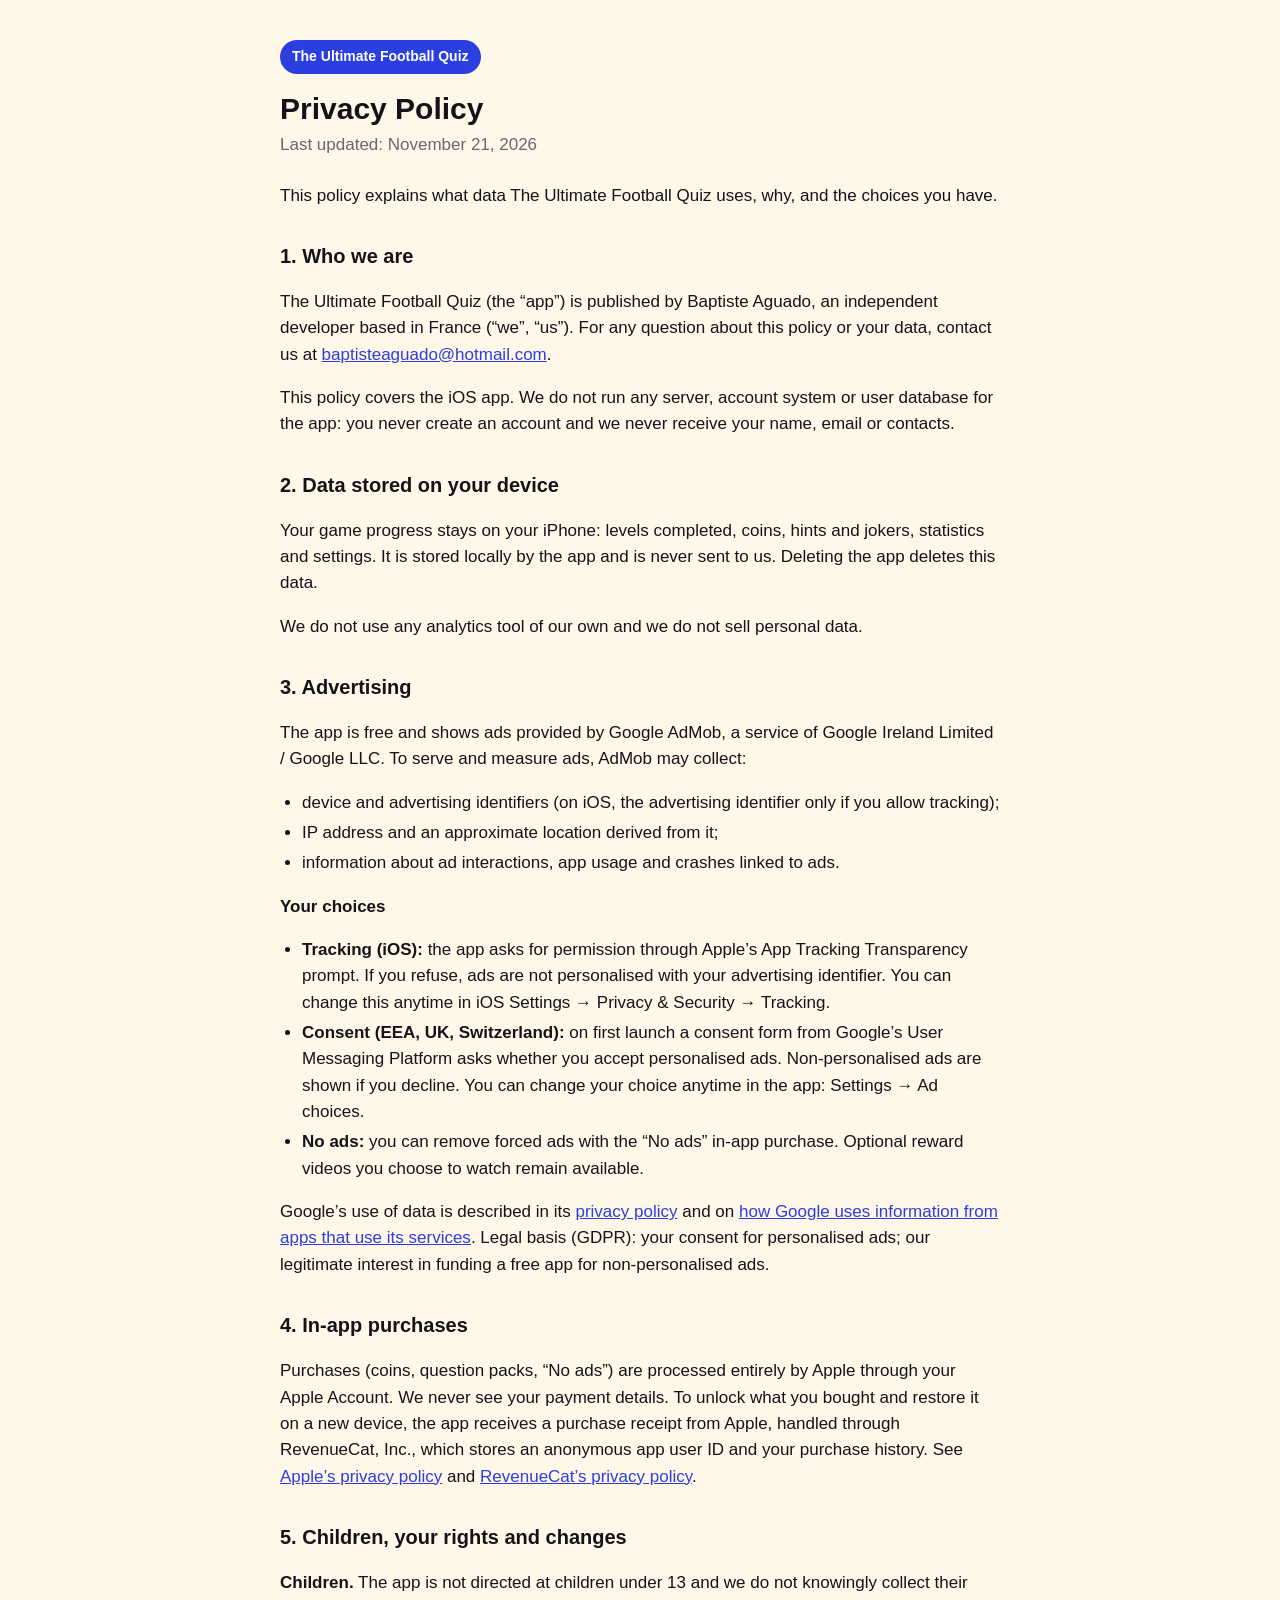
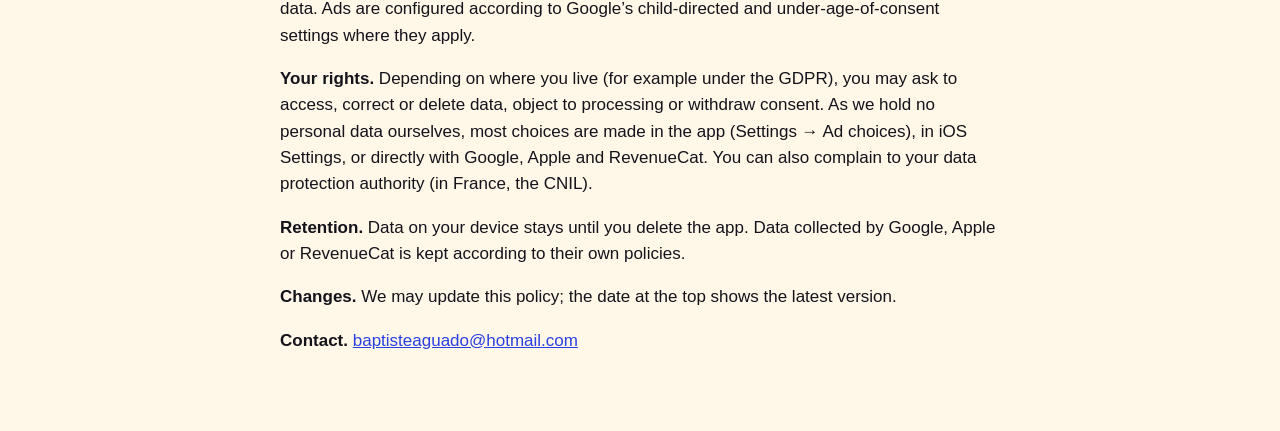
<file: index.html>
<!DOCTYPE html>
<html lang="en"><head><meta charset="utf-8"><meta name="viewport" content="width=device-width, initial-scale=1">
<title>Privacy Policy – The Ultimate Football Quiz</title><link rel="stylesheet" href="style.css"></head>
<body><main>
<span class="top">The Ultimate Football Quiz</span>
<h1>Privacy Policy</h1>
<p class="date">Last updated: November 21, 2026</p>
<p>This policy explains what data The Ultimate Football Quiz uses, why, and the choices you have.</p>

<h2>1. Who we are</h2>
<p>The Ultimate Football Quiz (the “app”) is published by Baptiste Aguado, an independent developer based in France (“we”, “us”). For any question about this policy or your data, contact us at <a href="mailto:baptisteaguado@hotmail.com">baptisteaguado@hotmail.com</a>.</p>
<p>This policy covers the iOS app. We do not run any server, account system or user database for the app: you never create an account and we never receive your name, email or contacts.</p>

<h2>2. Data stored on your device</h2>
<p>Your game progress stays on your iPhone: levels completed, coins, hints and jokers, statistics and settings. It is stored locally by the app and is never sent to us. Deleting the app deletes this data.</p>
<p>We do not use any analytics tool of our own and we do not sell personal data.</p>

<h2>3. Advertising</h2>
<p>The app is free and shows ads provided by Google AdMob, a service of Google Ireland Limited / Google LLC. To serve and measure ads, AdMob may collect:</p>
<ul>
<li>device and advertising identifiers (on iOS, the advertising identifier only if you allow tracking);</li>
<li>IP address and an approximate location derived from it;</li>
<li>information about ad interactions, app usage and crashes linked to ads.</li>
</ul>
<p><strong>Your choices</strong></p>
<ul>
<li><strong>Tracking (iOS):</strong> the app asks for permission through Apple’s App Tracking Transparency prompt. If you refuse, ads are not personalised with your advertising identifier. You can change this anytime in iOS Settings → Privacy &amp; Security → Tracking.</li>
<li><strong>Consent (EEA, UK, Switzerland):</strong> on first launch a consent form from Google’s User Messaging Platform asks whether you accept personalised ads. Non-personalised ads are shown if you decline. You can change your choice anytime in the app: Settings → Ad choices.</li>
<li><strong>No ads:</strong> you can remove forced ads with the “No ads” in-app purchase. Optional reward videos you choose to watch remain available.</li>
</ul>
<p>Google’s use of data is described in its <a href="https://policies.google.com/privacy">privacy policy</a> and on <a href="https://policies.google.com/technologies/partner-sites">how Google uses information from apps that use its services</a>. Legal basis (GDPR): your consent for personalised ads; our legitimate interest in funding a free app for non-personalised ads.</p>

<h2>4. In-app purchases</h2>
<p>Purchases (coins, question packs, “No ads”) are processed entirely by Apple through your Apple Account. We never see your payment details. To unlock what you bought and restore it on a new device, the app receives a purchase receipt from Apple, handled through RevenueCat, Inc., which stores an anonymous app user ID and your purchase history. See <a href="https://www.apple.com/legal/privacy/">Apple’s privacy policy</a> and <a href="https://www.revenuecat.com/privacy">RevenueCat’s privacy policy</a>.</p>

<h2>5. Children, your rights and changes</h2>
<p><strong>Children.</strong> The app is not directed at children under 13 and we do not knowingly collect their data. Ads are configured according to Google’s child-directed and under-age-of-consent settings where they apply.</p>
<p><strong>Your rights.</strong> Depending on where you live (for example under the GDPR), you may ask to access, correct or delete data, object to processing or withdraw consent. As we hold no personal data ourselves, most choices are made in the app (Settings → Ad choices), in iOS Settings, or directly with Google, Apple and RevenueCat. You can also complain to your data protection authority (in France, the CNIL).</p>
<p><strong>Retention.</strong> Data on your device stays until you delete the app. Data collected by Google, Apple or RevenueCat is kept according to their own policies.</p>
<p><strong>Changes.</strong> We may update this policy; the date at the top shows the latest version.</p>
<p><strong>Contact.</strong> <a href="mailto:baptisteaguado@hotmail.com">baptisteaguado@hotmail.com</a></p>
</main></body></html>
</file>
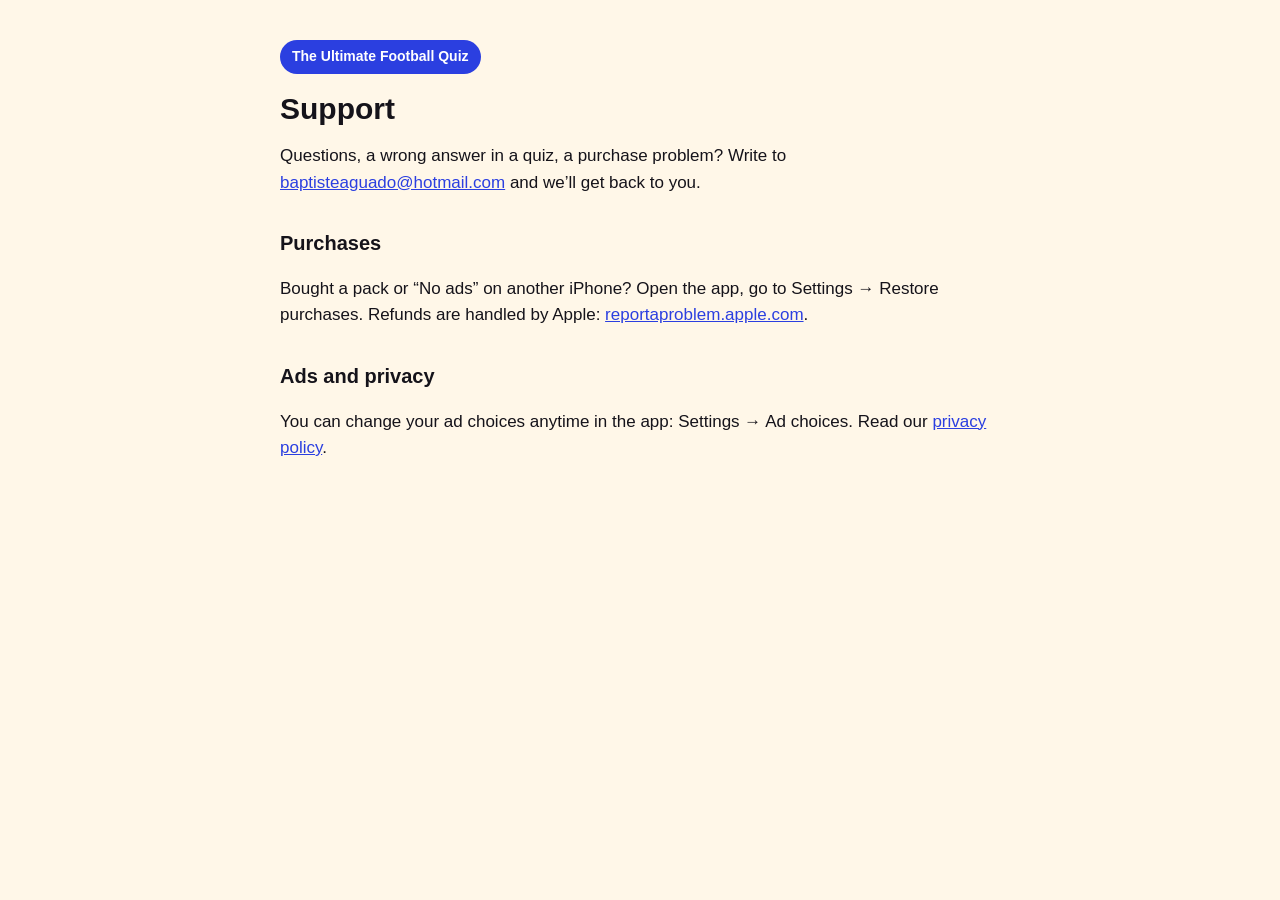
<file: support.html>
<!DOCTYPE html>
<html lang="en"><head><meta charset="utf-8"><meta name="viewport" content="width=device-width, initial-scale=1">
<title>Support – The Ultimate Football Quiz</title><link rel="stylesheet" href="style.css"></head>
<body><main>
<span class="top">The Ultimate Football Quiz</span>
<h1>Support</h1>
<p>Questions, a wrong answer in a quiz, a purchase problem? Write to <a href="mailto:baptisteaguado@hotmail.com">baptisteaguado@hotmail.com</a> and we’ll get back to you.</p>
<h2>Purchases</h2>
<p>Bought a pack or “No ads” on another iPhone? Open the app, go to Settings → Restore purchases. Refunds are handled by Apple: <a href="https://reportaproblem.apple.com">reportaproblem.apple.com</a>.</p>
<h2>Ads and privacy</h2>
<p>You can change your ad choices anytime in the app: Settings → Ad choices. Read our <a href="./">privacy policy</a>.</p>
</main></body></html>
</file>
<file: style.css>
body{margin:0;background:#fff7e8;color:#15131a;font:17px/1.55 -apple-system,BlinkMacSystemFont,"Segoe UI",Roboto,sans-serif}
main{max-width:720px;margin:0 auto;padding:40px 22px 60px}
h1{font-size:30px;line-height:1.15;margin:0 0 6px}h2{font-size:20px;margin:32px 0 8px}
.date{color:#6b6577;margin:0 0 24px}a{color:#2b3fe0}ul{padding-left:22px}li{margin:4px 0}
.top{display:inline-block;background:#2b3fe0;color:#fff;font-weight:800;padding:6px 12px;border-radius:99px;font-size:14px;margin-bottom:18px;text-decoration:none}
</file>
